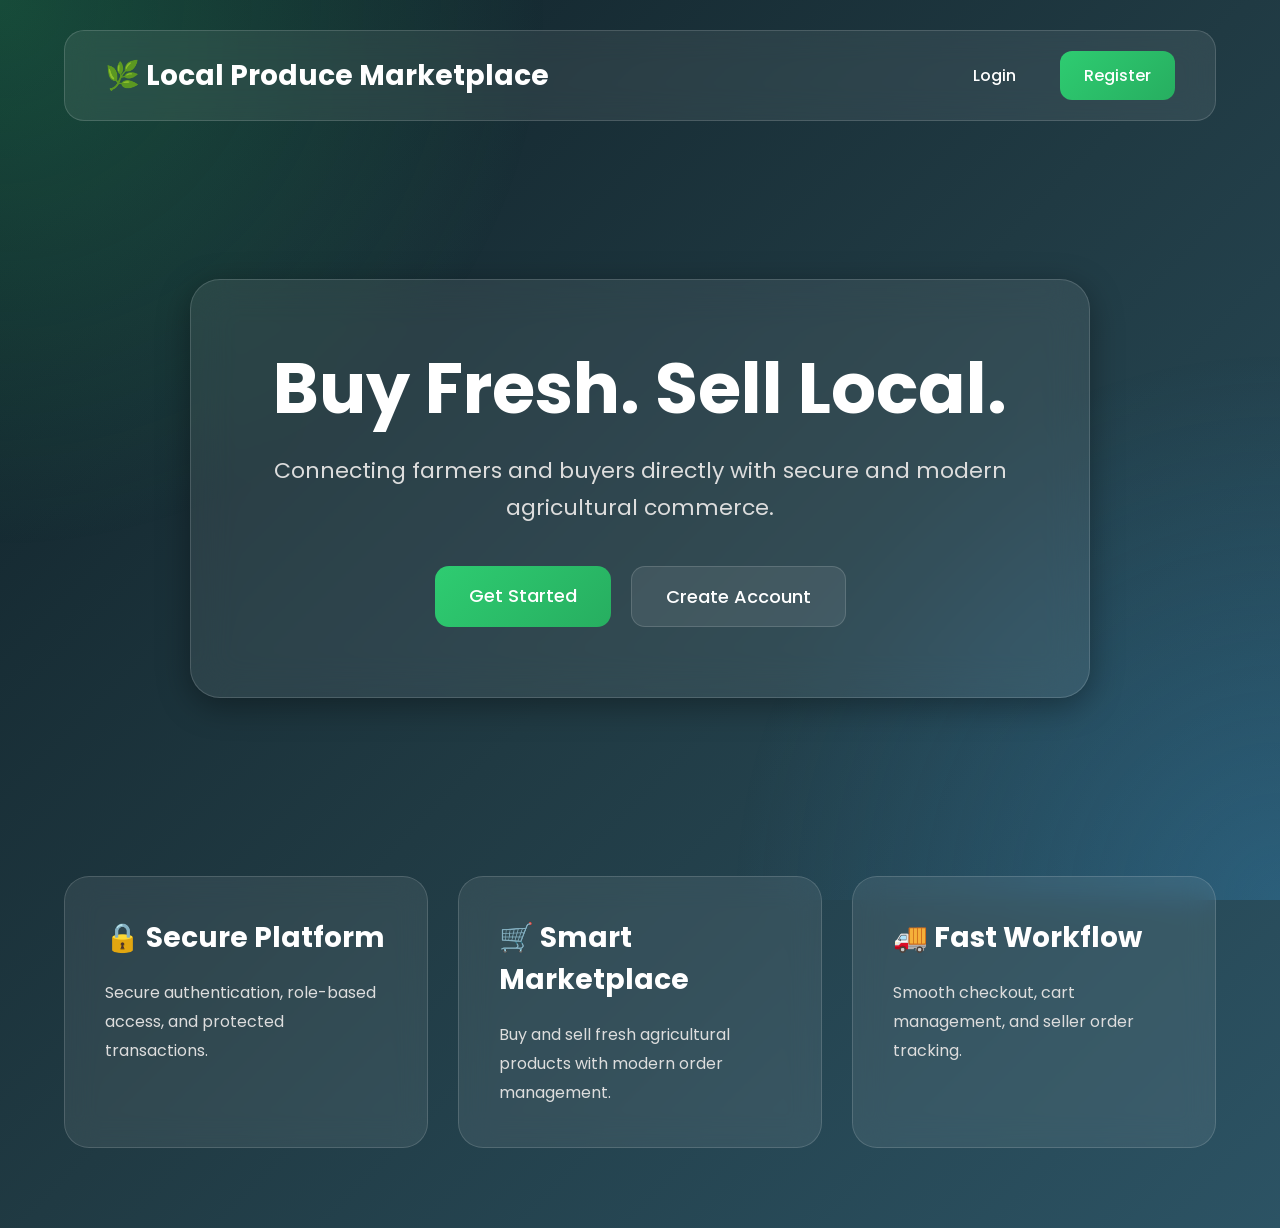
<file: index.html>
<!doctype html>
<html lang="en">
  <head>
    <meta charset="UTF-8" />

    <meta name="viewport" content="width=device-width, initial-scale=1.0" />

    <title>Local Produce Marketplace</title>

    <!-- CSS -->
    <link rel="stylesheet" href="assets/style.css" />

    <!-- GOOGLE FONT -->
    <link rel="preconnect" href="https://fonts.googleapis.com" />

    <link
      href="https://fonts.googleapis.com/css2?family=Poppins:wght@300;400;500;600;700&display=swap"
      rel="stylesheet"
    />
  </head>

  <body>
    <!-- BACKGROUND -->
    <div class="bg-overlay"></div>

    <!-- NAVBAR -->

    <nav class="modern-navbar">
      <div class="logo">🌿 Local Produce Marketplace</div>

      <div class="nav-buttons">
        <a href="public/login.html"> Login </a>

        <a href="public/register.html" class="register-btn"> Register </a>
      </div>
    </nav>

    <!-- HERO -->

    <section class="hero-section">
      <div class="glass-container">
        <h1>Buy Fresh. Sell Local.</h1>

        <p>
          Connecting farmers and buyers directly with secure and modern
          agricultural commerce.
        </p>

        <div class="hero-buttons">
          <a href="public/login.html"> Get Started </a>

          <a href="public/register.html" class="secondary-btn">
            Create Account
          </a>
        </div>
      </div>
    </section>

    <!-- FEATURES -->

    <section class="features-section">
      <div class="feature-card">
        <h2>🔒 Secure Platform</h2>

        <p>
          Secure authentication, role-based access, and protected transactions.
        </p>
      </div>

      <div class="feature-card">
        <h2>🛒 Smart Marketplace</h2>

        <p>
          Buy and sell fresh agricultural products with modern order management.
        </p>
      </div>

      <div class="feature-card">
        <h2>🚚 Fast Workflow</h2>

        <p>Smooth checkout, cart management, and seller order tracking.</p>
      </div>
    </section>
  </body>
</html>
</file>
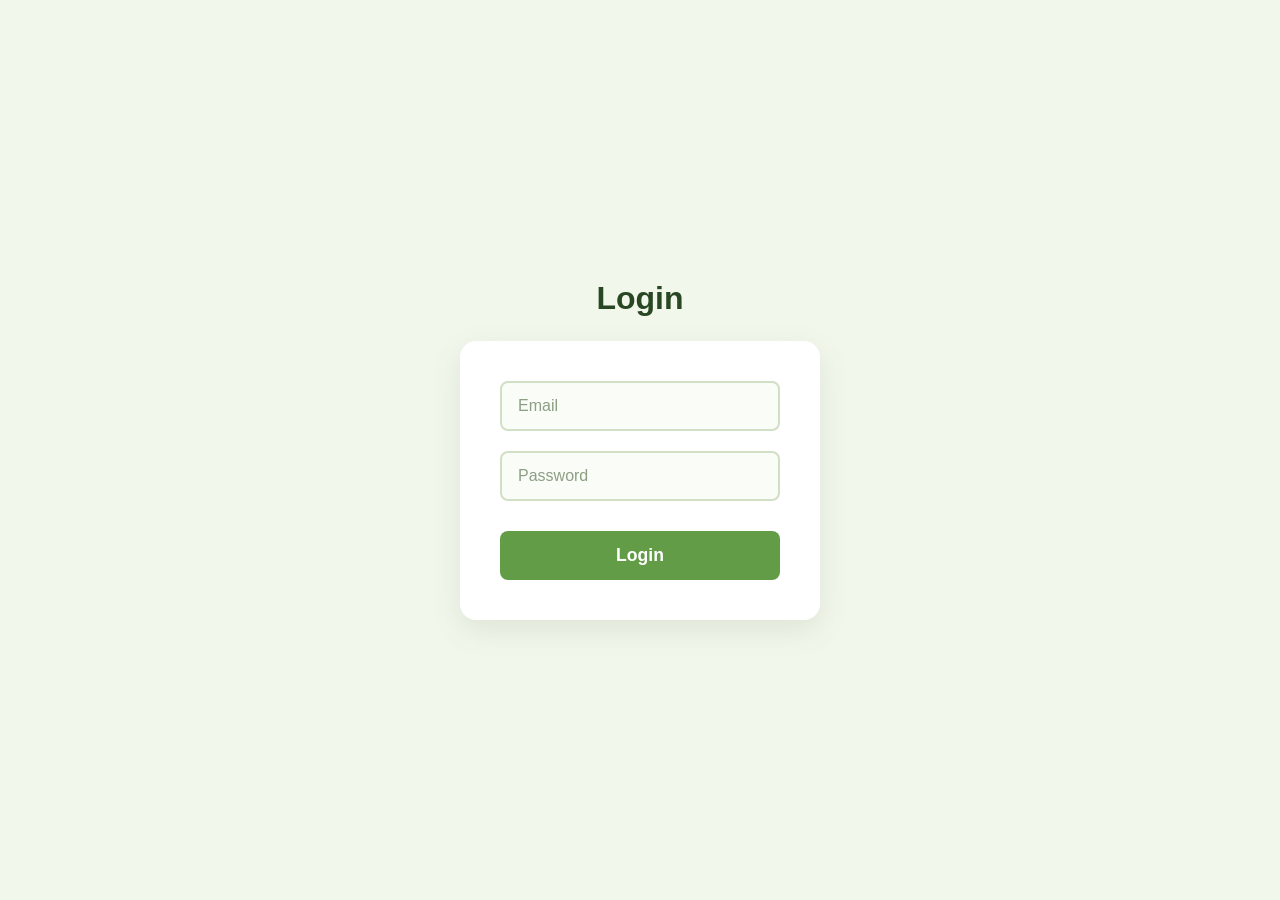
<file: public/login.html>
<!doctype html>
<html>
  <head>
    <title>Login</title>
    <link rel="stylesheet" href="../assets/login.css" />
  </head>
  <body>
    <h2>Login</h2>

    <form action="../auth/login.php" method="POST">
      <input
        type="email"
        name="email"
        placeholder="Email"
        required
      /><br /><br />

      <input
        type="password"
        name="password"
        placeholder="Password"
        required
      /><br /><br />

      <button type="submit">Login</button>
    </form>
  </body>
</html>
</file>
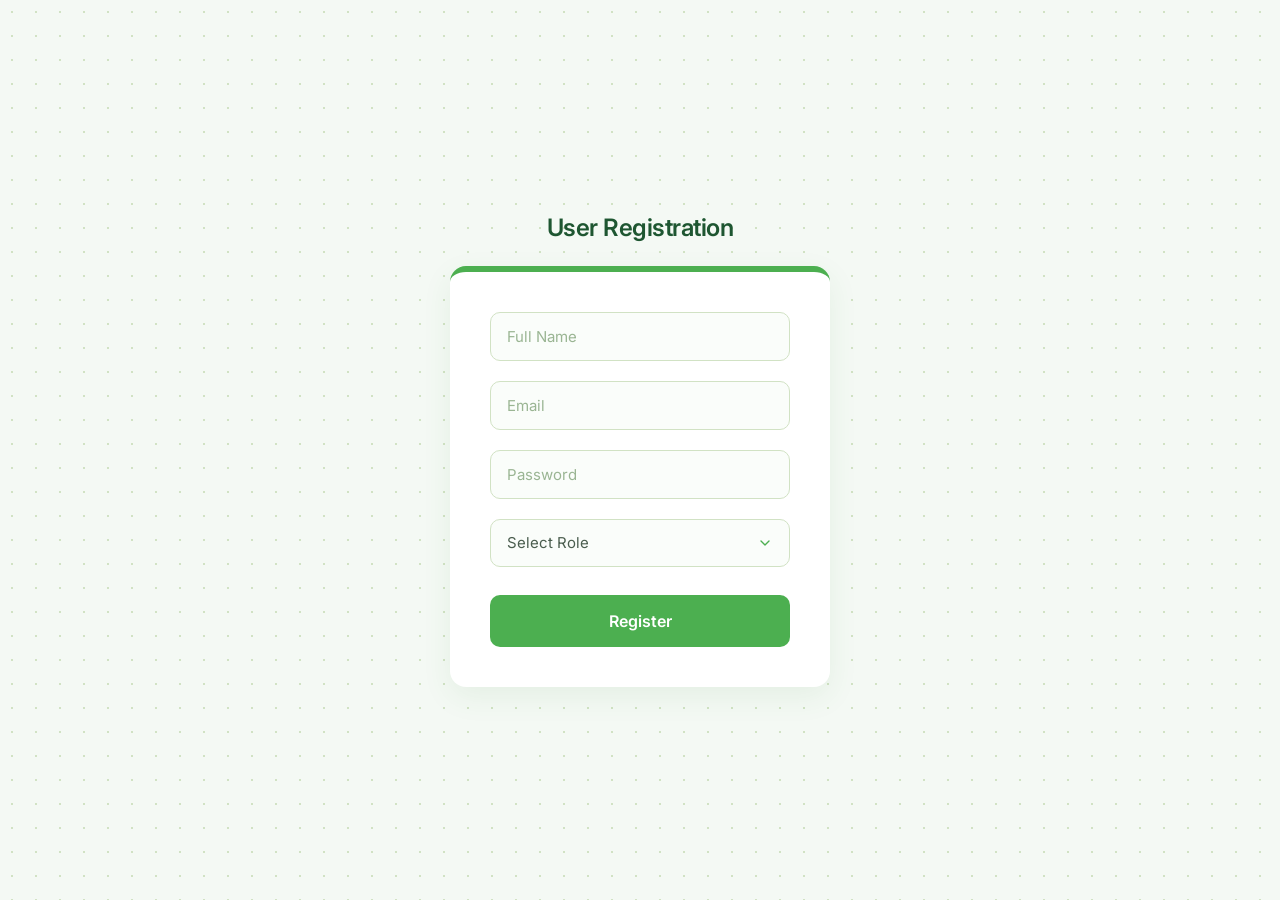
<file: public/register.html>
<!doctype html>
<html>
  <head>
    <title>Register</title>
    <link rel="stylesheet" href="../assets/register.css" />
  </head>
  <body>
    <h2>User Registration</h2>

    <form action="../auth/register.php" method="POST">
      <input
        type="text"
        name="name"
        placeholder="Full Name"
        required
      /><br /><br />

      <input
        type="email"
        name="email"
        placeholder="Email"
        required
      /><br /><br />

      <input
        type="password"
        name="password"
        placeholder="Password"
        required
      /><br /><br />

      <select name="role" required>
        <option value="">Select Role</option>
        <option value="buyer">Buyer</option>
        <option value="seller">Seller</option></select
      ><br /><br />

      <button type="submit">Register</button>
    </form>
  </body>
</html>
</file>
<file: assets/style.css>
/* ===== Base Page Styling ===== */
body {
  font-family: Arial, sans-serif;
  margin: 0;
  background-color: #f4f4f4;

  display: flex;
  flex-direction: column;
  min-height: 100vh;
}

/* ===== Header Section ===== */
.header {
  background: #2e7d32;
  color: white;
  padding: 15px 30px;

  display: flex;
  justify-content: space-between;
  align-items: center;
}

.header h2 {
  margin: 0;
}

/* Right side (welcome + logout) */
.nav-right {
  display: flex;
  gap: 15px;
  align-items: center;
}

.header a {
  color: white;
  text-decoration: none;
  font-weight: bold;
}

/* ===== Navigation Menu ===== */
.nav-menu {
  background: #1b5e20;
  padding: 10px 30px;
}

.nav-menu a {
  color: white;
  margin-right: 20px;
  text-decoration: none;
  font-weight: bold;
}

/* ===== Main Content Area ===== */
.container {
  padding: 20px 30px;
  flex: 1;
}

/* ===== Dashboard Cards ===== */
.cards {
  display: flex;
  gap: 20px;
  margin-top: 20px;
}

.card {
  background: white;
  padding: 20px;
  flex: 1;
  border-radius: 5px;
  box-shadow: 0 2px 5px rgba(0, 0, 0, 0.1);
}

/* ===== Footer ===== */
.footer {
  background: #000;
  color: white;
  text-align: center;
  padding: 10px;
}

/* ===== Add Product Form ===== */

/* Form wrapper */
.addProduct {
  width: 400px;
  margin: 40px auto;
  background: white;
  padding: 20px;
  border-radius: 5px;
  box-shadow: 0 2px 5px rgba(0, 0, 0, 0.1);
}

/* Each field group (IMPORTANT FIX) */
.form-group {
  display: flex;
  flex-direction: column;
  margin-bottom: 15px;
}

/* Labels */
.form-group label {
  margin-bottom: 5px;
  font-weight: bold;
}

/* Inputs and textarea */
.form-group input,
.form-group textarea {
  padding: 8px;
  border: 1px solid #ccc;
  border-radius: 4px;
}

/* Button */
#addProductButton {
  background: #2e7d32;
  color: white;
  padding: 10px;
  border: none;
  border-radius: 4px;
  cursor: pointer;
  width: 100%;
}

.success {
  color: #1b5e20;
  text-align: center;
}

.error {
  color: red;
  text-align: center;
}

#parentViewProductContainer {
  width: 900px;
  margin: 40px auto;
}

/* Each product card */
.viewProductContainer {
  display: flex;
  justify-content: space-between;
  align-items: center;

  background: white;
  padding: 20px;
  margin-bottom: 20px;
  border-radius: 6px;

  box-shadow: 0 2px 5px rgba(0, 0, 0, 0.1);
}

/* Left side text */
.productDetails {
  flex: 1;
}

/* Name */
.name {
  font-weight: bold;
  font-size: 18px;
  color: #2e7d32;
  margin-bottom: 5px;
}

/* Description */
.description {
  color: #555;
  margin-bottom: 10px;
}

/* Price & quantity */
.price,
.quantity {
  display: inline-block;
  margin-right: 15px;
  font-weight: bold;
}

/* Image container */
.image {
  margin-left: 20px;
}

/* Image */
.image img {
  width: 120px;
  height: 120px;
  object-fit: cover;
  border-radius: 5px;
}

/* Delete button */
.delete a {
  color: red;
  text-decoration: none;
  font-weight: bold;
}

/* Buyer Home Page*/
/* ===== BODY FIX ===== */
body {
  font-family: Arial, sans-serif;
  margin: 0;
  background-color: #f4f4f4;
}

/* ===== CONTAINER ===== */
.container {
  padding: 20px 30px;
}

/* ===== GRID ===== */
.market-grid {
  display: grid;
  grid-template-columns: repeat(auto-fill, minmax(280px, 1fr));
  gap: 25px;
  margin-top: 20px;
}

/* ===== CARD ===== */
.market-card {
  background: white;
  border-radius: 14px;
  overflow: hidden;
  box-shadow: 0 6px 18px rgba(0, 0, 0, 0.1);
  transition: 0.3s ease;
}

.market-card:hover {
  transform: translateY(-8px);
  box-shadow: 0 10px 25px rgba(0, 0, 0, 0.15);
}

/* ===== IMAGE ===== */
.market-img {
  width: 100%;
  height: 200px;
  overflow: hidden;
}

.market-img img {
  width: 100%;
  height: 100%;
  object-fit: cover;
  display: block;
}

/* ===== BODY ===== */
.market-body {
  padding: 15px;
}

.market-body h4 {
  margin: 0 0 8px;
  color: #2e7d32;
}

/* ===== DESCRIPTION ===== */
.market-desc {
  font-size: 14px;
  color: #555;
  margin-bottom: 12px;
}

/* ===== FOOTER ===== */
.market-footer {
  display: flex;
  justify-content: space-between;
  align-items: center;
}

.market-price {
  font-weight: bold;
  font-size: 16px;
}

.market-seller {
  font-size: 12px;
  color: #777;
}

.card-link {
  text-decoration: none;
  color: inherit;
}

.product-page {
  display: flex;
  gap: 40px;
  padding: 40px;
}

.product-image img {
  width: 400px;
  height: 300px;
  object-fit: cover;
  border-radius: 10px;
}

.product-info {
  max-width: 500px;
}

.product-info h2 {
  color: #2e7d32;
}

.product-info .price {
  font-size: 20px;
  font-weight: bold;
  margin: 10px 0;
}

.product-info .desc {
  color: #555;
  margin: 10px 0;
}

.product-info .seller {
  margin-top: 15px;
  color: #777;
}

/* Button */
.add-to-cart-btn {
  margin-top: 20px;
  padding: 10px 15px;
  background: #2e7d32;
  color: white;
  border: none;
  border-radius: 5px;
  cursor: pointer;
}

.cart-item {
  border: 1px solid #ddd;
  padding: 15px;
  margin: 10px 0;
  display: flex;
  gap: 20px;
  align-items: center;
}

.cart-item {
  display: flex;
  gap: 20px;
  border: 1px solid #ddd;
  padding: 15px;
  margin: 10px 0;
  align-items: center;
}

.cart-item img {
  border-radius: 5px;
}

.cart-item input {
  width: 60px;
  padding: 5px;
  margin: 5px 0;
}

.remove-btn {
  display: inline-block;
  margin-top: 5px;
  color: red;
  text-decoration: none;
}

.update-btn {
  margin-top: 20px;
  padding: 10px 15px;
  background: green;
  color: white;
  border: none;
  cursor: pointer;
}
.order-card {
  background: #fff;
  padding: 20px;
  margin: 20px 0;
  border-radius: 10px;
  box-shadow: 0 2px 10px rgba(0, 0, 0, 0.1);
}

.market-topbar {
  display: flex;
  justify-content: space-between;
  align-items: center;
  margin-bottom: 30px;
  flex-wrap: wrap;
  gap: 15px;
}

.market-actions {
  display: flex;
  gap: 10px;
  align-items: center;
}

.search-form {
  display: flex;
  gap: 10px;
}

.search-form input {
  padding: 10px;
  width: 220px;
  border: 1px solid #ccc;
  border-radius: 5px;
}

.search-form button,
.market-btn {
  padding: 10px 15px;
  border: none;
  background: #1f7a1f;
  color: white;
  border-radius: 5px;
  text-decoration: none;
  cursor: pointer;
}

.market-btn:hover,
.search-form button:hover {
  background: #145214;
}

.orders-container {
  padding: 40px;
}

.orders-title {
  margin-bottom: 30px;
  font-size: 32px;
}

.modern-order-card {
  background: #fff;
  border-radius: 15px;
  padding: 20px;
  margin-bottom: 25px;

  display: flex;
  gap: 25px;
  align-items: center;

  box-shadow: 0 4px 15px rgba(0, 0, 0, 0.1);

  transition: 0.3s;
}

.modern-order-card:hover {
  transform: translateY(-5px);
}

.order-image img {
  width: 180px;
  height: 140px;
  object-fit: cover;
  border-radius: 12px;
}

.order-details {
  flex: 1;
}

.order-top {
  display: flex;
  justify-content: space-between;
  align-items: center;
  margin-bottom: 10px;
}

.order-top h3 {
  color: #1f7a1f;
  font-size: 28px;
}

.status-badge {
  background: #1f7a1f;
  color: white;
  padding: 8px 14px;
  border-radius: 30px;
  font-size: 14px;
}

.order-id,
.order-date,
.order-qty {
  color: #666;
  margin: 8px 0;
}

.order-price {
  font-size: 24px;
  font-weight: bold;
  margin-top: 10px;
}

.order-total {
  margin-top: 10px;
  font-weight: bold;
  color: #222;
}

/* MOBILE */
@media (max-width: 768px) {
  .modern-order-card {
    flex-direction: column;
    align-items: flex-start;
  }

  .order-image img {
    width: 100%;
    height: 220px;
  }

  .order-top {
    flex-direction: column;
    align-items: flex-start;
    gap: 10px;
  }
}
.buyer-navbar {
  background: #145214;
  padding: 15px 40px;

  display: flex;
  gap: 30px;
  align-items: center;
}

.buyer-navbar a {
  color: white;
  text-decoration: none;
  font-size: 18px;
  font-weight: 500;

  transition: 0.3s;
}

.buyer-navbar a:hover {
  color: #c7ffc7;
}

.active-nav {
  border-bottom: 2px solid white;
  padding-bottom: 5px;
}

.seller-navbar {
  background: #145214;
  padding: 15px 40px;

  display: flex;
  gap: 30px;
  align-items: center;
}

.seller-navbar a {
  color: white;
  text-decoration: none;
  font-size: 18px;
  font-weight: 500;

  transition: 0.3s;
}

.seller-navbar a:hover {
  color: #c7ffc7;
}

.active-nav {
  border-bottom: 2px solid white;
  padding-bottom: 5px;
}

.orders-container {
  padding: 40px;
}

.orders-title {
  margin-bottom: 30px;
  font-size: 32px;
}

.modern-order-card {
  background: #fff;
  border-radius: 15px;
  padding: 20px;
  margin-bottom: 25px;

  display: flex;
  gap: 25px;
  align-items: center;

  box-shadow: 0 4px 15px rgba(0, 0, 0, 0.1);

  transition: 0.3s;
}

.modern-order-card:hover {
  transform: translateY(-5px);
}

.order-image img {
  width: 180px;
  height: 140px;
  object-fit: cover;
  border-radius: 12px;
}

.order-details {
  flex: 1;
}

.order-top {
  display: flex;
  justify-content: space-between;
  align-items: center;
  margin-bottom: 10px;
}

.order-top h3 {
  color: #1f7a1f;
  font-size: 28px;
}

.status-badge {
  background: #1f7a1f;
  color: white;
  padding: 8px 14px;
  border-radius: 30px;
  font-size: 14px;
}

.buyer-name,
.order-id,
.order-date,
.order-qty {
  color: #666;
  margin: 8px 0;
}

.order-price {
  font-size: 24px;
  font-weight: bold;
  margin-top: 10px;
}

.order-total {
  margin-top: 10px;
  font-weight: bold;
  color: #222;
}

@media (max-width: 768px) {
  .modern-order-card {
    flex-direction: column;
    align-items: flex-start;
  }

  .order-image img {
    width: 100%;
    height: 220px;
  }

  .order-top {
    flex-direction: column;
    align-items: flex-start;
    gap: 10px;
  }
}

.status-form {
  margin-top: 15px;

  display: flex;
  gap: 10px;
  align-items: center;
}

.status-form select {
  padding: 10px;
  border-radius: 6px;
  border: 1px solid #ccc;
}

.status-form button {
  padding: 10px 16px;
  background: #1f7a1f;
  color: white;
  border: none;
  border-radius: 6px;
  cursor: pointer;
}

.status-form button:hover {
  background: #145214;
}

.status-badge {
  color: white;
  padding: 8px 14px;
  border-radius: 30px;
  font-size: 14px;
  font-weight: bold;
}

/* PENDING */
.status-badge.pending {
  background: #f39c12;
}

/* COMPLETED */
.status-badge.completed {
  background: #27ae60;
}

/* CANCELLED */
.status-badge.cancelled {
  background: #e74c3c;
}

.seller-navbar {
  background: #145214;
  padding: 15px 40px;

  display: flex;
  gap: 30px;
  align-items: center;
}

.seller-navbar a {
  color: white;
  text-decoration: none;
  font-size: 18px;
  font-weight: 500;
}

.active-nav {
  border-bottom: 2px solid white;
  padding-bottom: 5px;
}

.orders-container {
  padding: 40px;
}

.orders-title {
  margin-bottom: 30px;
  font-size: 40px;
}

.success-message {
  background: #27ae60;
  color: white;
  padding: 15px;
  border-radius: 8px;
  margin-bottom: 20px;
  font-weight: bold;
}

.modern-order-card {
  background: white;
  border-radius: 15px;
  padding: 20px;
  margin-bottom: 30px;

  display: flex;
  gap: 25px;

  box-shadow: 0 4px 15px rgba(0, 0, 0, 0.1);
}

.order-image img {
  width: 200px;
  height: 150px;
  object-fit: cover;
  border-radius: 12px;
}

.order-details {
  flex: 1;
}

.order-top {
  display: flex;
  justify-content: space-between;
  align-items: center;
}

.order-top h3 {
  color: #1f7a1f;
  font-size: 32px;
}

.status-badge {
  color: white;
  padding: 8px 14px;
  border-radius: 30px;
  font-size: 14px;
  font-weight: bold;
}

/* STATUS COLORS */

.status-badge.pending {
  background: #f39c12;
}

.status-badge.completed {
  background: #27ae60;
}

.status-badge.cancelled {
  background: #e74c3c;
}

.buyer-name,
.order-id,
.order-date,
.order-qty {
  color: #666;
  margin: 8px 0;
}

.order-price {
  font-size: 32px;
  font-weight: bold;
  margin-top: 10px;
}

.order-total {
  margin-top: 10px;
  font-weight: bold;
}

.status-form {
  margin-top: 20px;

  display: flex;
  gap: 10px;
}

.status-form select {
  padding: 10px;
  border-radius: 6px;
  border: 1px solid #ccc;
}

.status-form button {
  background: #1f7a1f;
  color: white;

  border: none;
  padding: 10px 16px;

  border-radius: 6px;
  cursor: pointer;
}

.status-form button:hover {
  background: #145214;
}
.admin-navbar {
  background: #111;
  padding: 15px 40px;

  display: flex;
  gap: 30px;
}

.admin-navbar a {
  color: white;
  text-decoration: none;
  font-size: 18px;
}

.admin-container {
  padding: 40px;
}

.admin-grid {
  display: grid;
  grid-template-columns: repeat(3, 1fr);
  gap: 20px;
  margin-top: 30px;
}

.admin-card {
  background: white;
  padding: 30px;
  border-radius: 12px;
  box-shadow: 0 4px 10px rgba(0, 0, 0, 0.1);
  text-align: center;
}

.admin-card h2 {
  font-size: 40px;
  margin-bottom: 10px;
}

.admin-table {
  width: 100%;
  border-collapse: collapse;
  margin-top: 30px;
  background: white;
}

.admin-table th,
.admin-table td {
  border: 1px solid #ddd;
  padding: 15px;
  text-align: left;
}

.admin-table th {
  background: #145214;
  color: white;
}

* {
  margin: 0;
  padding: 0;
  box-sizing: border-box;
}

body {
  font-family: "Poppins", sans-serif;

  min-height: 100vh;

  overflow-x: hidden;

  background: linear-gradient(135deg, #0f2027, #203a43, #2c5364);

  color: white;

  position: relative;
}

/* BACKGROUND */

.bg-overlay {
  position: fixed;

  top: 0;
  left: 0;

  width: 100%;
  height: 100%;

  background:
    radial-gradient(
      circle at top left,
      rgba(46, 204, 113, 0.25),
      transparent 35%
    ),
    radial-gradient(
      circle at bottom right,
      rgba(52, 152, 219, 0.25),
      transparent 35%
    );

  z-index: -1;
}

/* NAVBAR */

.modern-navbar {
  width: 90%;

  margin: 30px auto;

  padding: 20px 40px;

  border-radius: 20px;

  backdrop-filter: blur(15px);

  background: rgba(255, 255, 255, 0.08);

  border: 1px solid rgba(255, 255, 255, 0.15);

  display: flex;

  justify-content: space-between;

  align-items: center;
}

.logo {
  font-size: 28px;

  font-weight: 700;

  color: white;
}

.nav-buttons {
  display: flex;

  gap: 20px;
}

.nav-buttons a {
  text-decoration: none;

  color: white;

  padding: 12px 24px;

  border-radius: 12px;

  transition: 0.3s;

  font-weight: 500;
}

.nav-buttons a:hover {
  background: rgba(255, 255, 255, 0.1);

  transform: translateY(-3px);
}

.register-btn {
  background: linear-gradient(135deg, #2ecc71, #27ae60);
}

/* HERO */

.hero-section {
  width: 100%;

  min-height: 75vh;

  display: flex;

  justify-content: center;

  align-items: center;

  padding: 40px;
}

.glass-container {
  width: 900px;

  max-width: 100%;

  padding: 70px 50px;

  border-radius: 30px;

  backdrop-filter: blur(20px);

  background: rgba(255, 255, 255, 0.08);

  border: 1px solid rgba(255, 255, 255, 0.15);

  box-shadow: 0 8px 32px rgba(0, 0, 0, 0.35);

  text-align: center;
}

.glass-container h1 {
  font-size: 70px;

  line-height: 1.1;

  margin-bottom: 25px;

  color: white;
}

.glass-container p {
  font-size: 22px;

  line-height: 1.7;

  color: #ddd;

  margin-bottom: 40px;
}

/* HERO BUTTONS */

.hero-buttons {
  display: flex;

  justify-content: center;

  gap: 20px;

  flex-wrap: wrap;
}

.hero-buttons a {
  text-decoration: none;

  color: white;

  padding: 16px 34px;

  border-radius: 14px;

  font-size: 18px;

  font-weight: 500;

  transition: 0.3s;
}

.hero-buttons a:hover {
  transform: translateY(-5px);
}

.hero-buttons a:first-child {
  background: linear-gradient(135deg, #2ecc71, #27ae60);
}

.secondary-btn {
  background: rgba(255, 255, 255, 0.08);

  border: 1px solid rgba(255, 255, 255, 0.15);
}

/* FEATURES */

.features-section {
  width: 90%;

  margin: 50px auto 80px;

  display: grid;

  grid-template-columns: repeat(auto-fit, minmax(280px, 1fr));

  gap: 30px;
}

.feature-card {
  padding: 40px;

  border-radius: 25px;

  backdrop-filter: blur(15px);

  background: rgba(255, 255, 255, 0.08);

  border: 1px solid rgba(255, 255, 255, 0.15);

  transition: 0.3s;
}

.feature-card:hover {
  transform: translateY(-10px);

  box-shadow: 0 15px 30px rgba(0, 0, 0, 0.35);
}

.feature-card h2 {
  font-size: 28px;

  margin-bottom: 20px;

  color: white;
}

.feature-card p {
  color: #ddd;

  line-height: 1.8;

  font-size: 16px;
}

/* MOBILE */

@media (max-width: 768px) {
  .modern-navbar {
    flex-direction: column;

    gap: 20px;
  }

  .glass-container h1 {
    font-size: 42px;
  }

  .glass-container p {
    font-size: 18px;
  }

  .hero-buttons {
    flex-direction: column;
  }
}
</file>
<file: assets/login.css>
/* --- Base & Reset --- */
* {
    box-sizing: border-box;
    margin: 0;
    padding: 0;
}

body {
    font-family: 'Segoe UI', Tahoma, Geneva, Verdana, sans-serif;
    /* Soft, earthy greenish-white background */
    background-color: #f2f7ec; 
    display: flex;
    flex-direction: column;
    align-items: center;
    justify-content: center;
    min-height: 100vh;
    /* Deep forest green for text */
    color: #2a4724; 
}

/* --- Form Container --- */
form {
    background-color: #ffffff;
    padding: 40px;
    border-radius: 16px;
    /* Soft green-tinted shadow for depth */
    box-shadow: 0 10px 30px rgba(71, 107, 61, 0.12);
    width: 100%;
    max-width: 360px;
    display: flex;
    flex-direction: column;
}

h2 {
    margin-bottom: 24px;
    font-size: 2rem;
    text-align: center;
    font-weight: 600;
}

/* Hide the <br> tags in your HTML so we can use modern margin spacing instead */
form br {
    display: none;
}

/* --- Inputs --- */
input {
    width: 100%;
    padding: 14px 16px;
    margin-bottom: 20px; /* Replaces the <br> spacing */
    border: 2px solid #d1dfc4;
    border-radius: 8px;
    font-size: 1rem;
    background-color: #fafcf8;
    color: #2a4724;
    transition: all 0.3s ease;
}

input::placeholder {
    color: #8c9e83;
}

input:focus {
    outline: none;
    /* Vibrant leaf green on focus */
    border-color: #639c47; 
    box-shadow: 0 0 0 4px rgba(99, 156, 71, 0.15);
    background-color: #ffffff;
}

/* --- Submit Button --- */
button {
    background-color: #639c47; /* Primary vibrant green */
    color: white;
    border: none;
    padding: 14px;
    border-radius: 8px;
    font-size: 1.1rem;
    font-weight: bold;
    cursor: pointer;
    transition: background-color 0.3s ease, transform 0.1s ease;
    margin-top: 10px;
}

button:hover {
    background-color: #4e8036; /* Darker green on hover */
}

button:active {
    transform: scale(0.98); /* Slight click effect */
}
</file>
<file: assets/register.css>
/* Import a clean, modern font */
@import url("https://fonts.googleapis.com/css2?family=Inter:wght@400;500;600&display=swap");

/* --- Global & Background --- */
body {
  font-family:
    "Inter",
    system-ui,
    -apple-system,
    sans-serif;
  background-color: #f4f9f4; /* Light, fresh greenery tint */
  background-image: radial-gradient(
    #d1e2c4 1px,
    transparent 1px
  ); /* Subtle dot pattern */
  background-size: 24px 24px;
  color: #2c3e2d; /* Dark earthy green text */
  display: flex;
  flex-direction: column;
  align-items: center;
  justify-content: center;
  min-height: 100vh;
  margin: 0;
  padding: 20px;
  box-sizing: border-box;
}

h2 {
  text-align: center;
  color: #1e5631; /* Deep forest green */
  margin-top: 0;
  margin-bottom: 24px;
  font-weight: 600;
  letter-spacing: -0.5px;
}

/* --- Form Container --- */
form {
  background: #ffffff;
  padding: 40px;
  border-radius: 16px;
  box-shadow: 0 10px 30px rgba(46, 125, 50, 0.08); /* Soft green-tinted shadow */
  width: 100%;
  max-width: 380px;
  box-sizing: border-box;
  border-top: 6px solid #4caf50; /* Fresh leaf green accent line */
}

/* Hide the <br> tags in the HTML to use modern CSS spacing instead */
form br {
  display: none;
}

/* --- Input Fields & Select --- */
input[type="text"],
input[type="email"],
input[type="password"],
select {
  width: 100%;
  padding: 14px 16px;
  margin-bottom: 20px;
  border: 1.5px solid #d1e2c4; /* Light sage border */
  border-radius: 10px;
  box-sizing: border-box;
  font-family: inherit;
  font-size: 15px;
  background-color: #fafdfa;
  color: #2c3e2d;
  transition: all 0.3s ease;
}

/* Custom Placeholder Color */
input::placeholder {
  color: #9ab593;
}

/* Focus States for Inputs */
input:focus,
select:focus {
  outline: none;
  border-color: #4caf50;
  box-shadow: 0 0 0 4px rgba(76, 175, 80, 0.15); /* Green glow */
  background-color: #ffffff;
}

/* Custom Dropdown Styling */
select {
  appearance: none; /* Removes default browser styling */
  -webkit-appearance: none;
  -moz-appearance: none;
  background-image: url("data:image/svg+xml;charset=UTF-8,%3csvg xmlns='http://www.w3.org/2000/svg' viewBox='0 0 24 24' fill='none' stroke='%234caf50' stroke-width='2' stroke-linecap='round' stroke-linejoin='round'%3e%3cpolyline points='6 9 12 15 18 9'%3e%3c/polyline%3e%3c/svg%3e");
  background-repeat: no-repeat;
  background-position: right 16px center;
  background-size: 16px;
  color: #4a5d4e;
  cursor: pointer;
}

/* --- Submit Button --- */
button[type="submit"] {
  width: 100%;
  background-color: #4caf50; /* Primary Agri Green */
  color: #ffffff;
  padding: 16px;
  border: none;
  border-radius: 10px;
  font-size: 16px;
  font-weight: 600;
  cursor: pointer;
  transition:
    background-color 0.3s ease,
    transform 0.1s ease;
  font-family: inherit;
  margin-top: 8px;
}

/* Button Hover & Active States */
button[type="submit"]:hover {
  background-color: #388e3c; /* Darker green on hover */
}

button[type="submit"]:active {
  transform: translateY(2px); /* Click effect */
}
</file>
